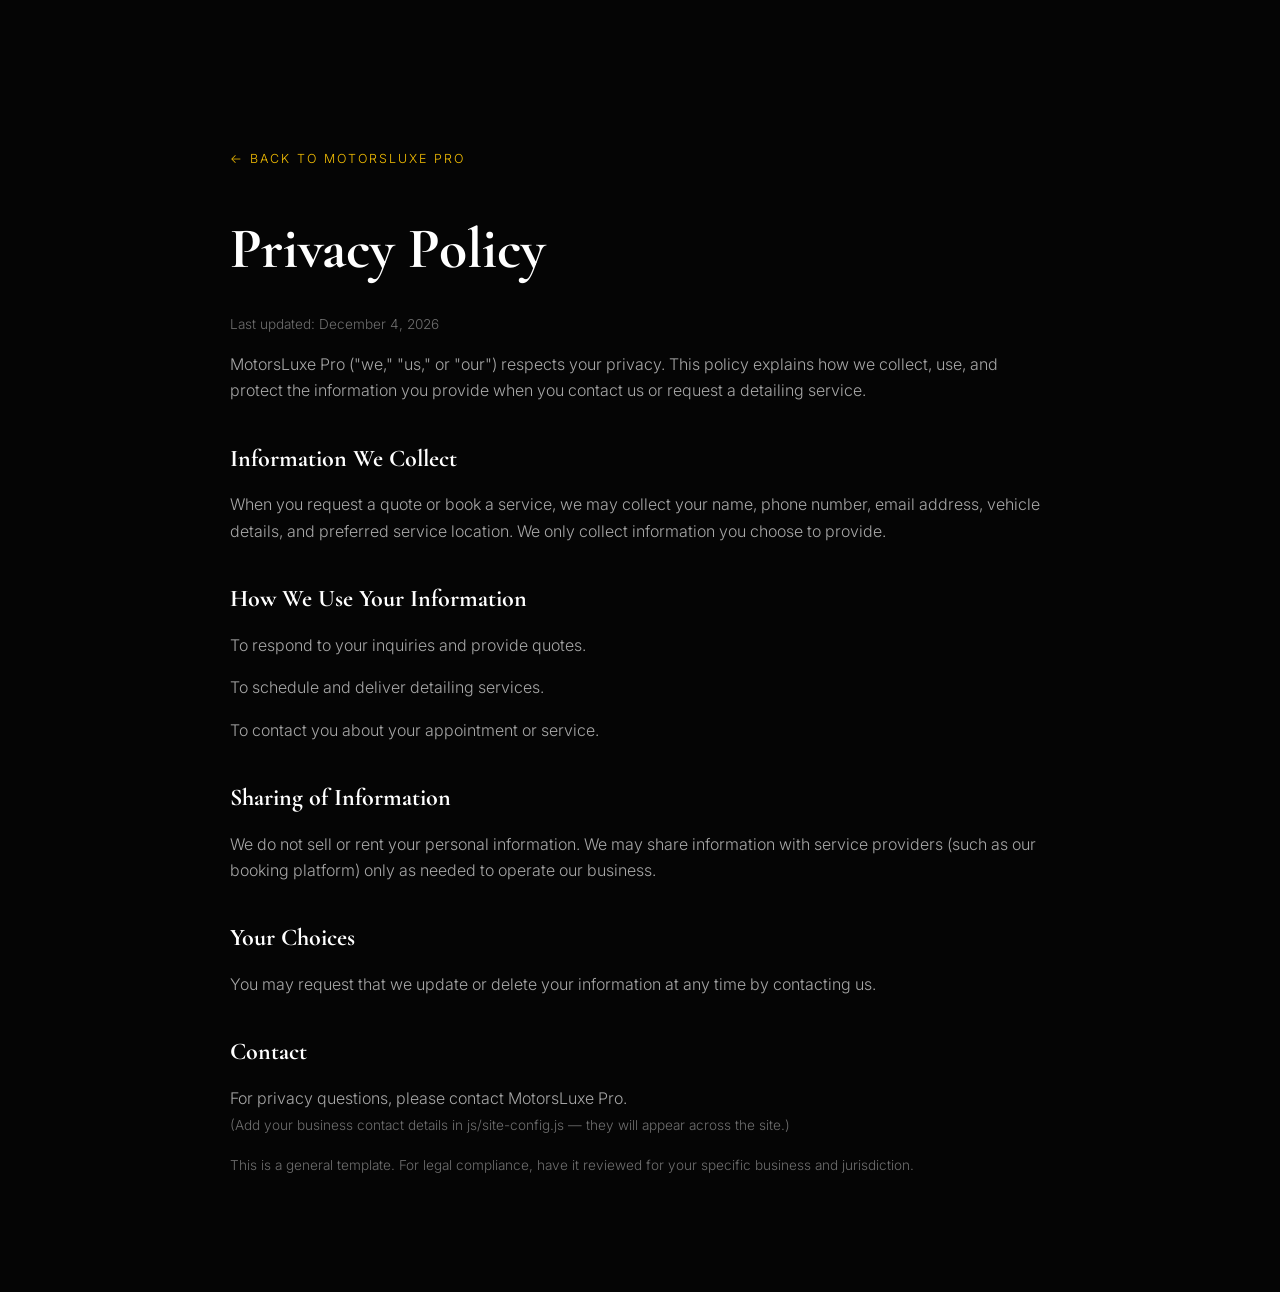
<file: privacy.html>
<!DOCTYPE html>
<html lang="en">
<head>
  <meta charset="UTF-8" />
  <meta name="viewport" content="width=device-width, initial-scale=1.0" />
  <title>Privacy Policy | MotorsLuxe Pro™</title>
  <meta name="description" content="Privacy Policy for MotorsLuxe Pro luxury mobile detailing, Charleston, SC." />
  <meta name="robots" content="index, follow" />
  <link rel="icon" href="assets/logo.png" type="image/png" />
  <link rel="preconnect" href="https://fonts.googleapis.com" />
  <link rel="preconnect" href="https://fonts.gstatic.com" crossorigin />
  <link href="https://fonts.googleapis.com/css2?family=Cormorant+Garamond:wght@400;600;700&family=Inter:wght@300;400;500;600&display=swap" rel="stylesheet" />
  <link rel="stylesheet" href="css/styles.css?v=20" />
  <style>
    .legal { padding: clamp(120px, 16vh, 200px) 0 100px; max-width: 820px; }
    .legal h1 { font-family: var(--serif); font-size: clamp(2.2rem, 6vw, 3.6rem); margin-bottom: 1rem; }
    .legal h2 { font-family: var(--serif); font-size: 1.5rem; margin: 2.2rem 0 0.8rem; }
    .legal p, .legal li { color: var(--gray); margin-bottom: 1rem; }
    .legal a { color: var(--gold); }
    .legal .back { display: inline-block; margin-bottom: 2rem; font-size: 0.78rem; letter-spacing: 0.16em; text-transform: uppercase; color: var(--gold); }
    .legal .muted { color: var(--gray-dim); font-size: 0.85rem; }
  </style>
</head>
<body>
  <main class="container legal">
    <a class="back" href="index.html">← Back to MotorsLuxe Pro</a>
    <h1>Privacy Policy</h1>
    <p class="muted">Last updated: <span id="updated"></span></p>

    <p>MotorsLuxe Pro ("we," "us," or "our") respects your privacy. This policy explains how we
      collect, use, and protect the information you provide when you contact us or request a
      detailing service.</p>

    <h2>Information We Collect</h2>
    <p>When you request a quote or book a service, we may collect your name, phone number, email
      address, vehicle details, and preferred service location. We only collect information you
      choose to provide.</p>

    <h2>How We Use Your Information</h2>
    <ul>
      <li>To respond to your inquiries and provide quotes.</li>
      <li>To schedule and deliver detailing services.</li>
      <li>To contact you about your appointment or service.</li>
    </ul>

    <h2>Sharing of Information</h2>
    <p>We do not sell or rent your personal information. We may share information with service
      providers (such as our booking platform) only as needed to operate our business.</p>

    <h2>Your Choices</h2>
    <p>You may request that we update or delete your information at any time by contacting us.</p>

    <h2>Contact</h2>
    <p>For privacy questions, please contact MotorsLuxe Pro. <br />
      <span class="muted">(Add your business contact details in js/site-config.js — they will appear across the site.)</span></p>

    <p class="muted">This is a general template. For legal compliance, have it reviewed for your
      specific business and jurisdiction.</p>
  </main>
  <script>document.getElementById("updated").textContent = new Date().toLocaleDateString("en-US", { year: "numeric", month: "long", day: "numeric" });</script>
</body>
</html>
</file>
<file: css/styles.css>
/* =============================================================================
   MOTORSLUXE PRO — LUXURY STYLESHEET
   Deep black (#050505) · Charcoal (#111111) · Luxury gold (#F5BF03)
============================================================================= */

:root {
  --black: #050505;
  --charcoal: #111111;
  --charcoal-2: #171717;
  --gold: #f5bf03;
  --gold-soft: #d9a900;
  --white: #ffffff;
  --gray: #a7a7a7;
  --gray-dim: #6f6f6f;
  --line: rgba(245, 191, 3, 0.16);
  --line-soft: rgba(255, 255, 255, 0.08);

  --serif: "Cormorant Garamond", Georgia, serif;
  --sans: "Inter", -apple-system, BlinkMacSystemFont, "Segoe UI", sans-serif;

  --container: 1280px;
  --pad: clamp(20px, 5vw, 80px);
  --ease: cubic-bezier(0.19, 1, 0.22, 1);
}

/* ---------------------------------------------------------------- reset */
*, *::before, *::after { box-sizing: border-box; margin: 0; padding: 0; }
html { scroll-behavior: smooth; -webkit-text-size-adjust: 100%; }
body {
  background: var(--black);
  color: var(--white);
  font-family: var(--sans);
  font-weight: 300;
  line-height: 1.65;
  overflow-x: hidden;
  -webkit-font-smoothing: antialiased;
}
img, video { display: block; max-width: 100%; }
a { color: inherit; text-decoration: none; }
button { font: inherit; cursor: pointer; color: inherit; background: none; border: none; }
ul, ol { list-style: none; }

.container { width: 100%; max-width: var(--container); margin-inline: auto; padding-inline: var(--pad); }

.skip-link {
  position: absolute; left: -999px; top: 0; z-index: 2000;
  background: var(--gold); color: var(--black); padding: 10px 18px; font-weight: 600;
}
.skip-link:focus { left: 10px; top: 10px; }

/* ---------------------------------------------------------------- type */
.eyebrow {
  font-size: 0.72rem; letter-spacing: 0.34em; text-transform: uppercase;
  color: var(--gold); font-weight: 500; margin-bottom: 1.1rem;
}
.display, .display-xl {
  font-family: var(--serif); font-weight: 600; line-height: 1.02;
  letter-spacing: -0.01em;
}
.display { font-size: clamp(2.3rem, 6vw, 4.4rem); }
.display-xl { font-size: clamp(2.8rem, 9vw, 6.5rem); }
.gold { color: var(--gold); }

.section { padding: clamp(80px, 12vh, 160px) 0; position: relative; }
section[id], [id] { scroll-margin-top: 92px; }
.section-head { max-width: 760px; margin: 0 auto clamp(40px, 6vw, 80px); text-align: center; }
.section-lead { color: var(--gray); font-size: clamp(1rem, 1.4vw, 1.18rem); margin-top: 1.2rem; }

/* ---------------------------------------------------------------- buttons */
.btn {
  display: inline-flex; align-items: center; justify-content: center; gap: 0.5em;
  padding: 1em 2em; font-size: 0.8rem; font-weight: 600; letter-spacing: 0.16em;
  text-transform: uppercase; border: 1px solid transparent; position: relative;
  transition: all 0.4s var(--ease); white-space: nowrap; cursor: pointer;
}
.btn-sm { padding: 0.75em 1.4em; font-size: 0.7rem; }
.btn-lg { padding: 1.15em 2.6em; font-size: 0.85rem; }
.btn-gold { background: var(--gold); color: var(--black); }
.btn-gold:hover { background: var(--white); transform: translateY(-2px); box-shadow: 0 14px 40px rgba(245,191,3,0.22); }
.btn-ghost { background: transparent; color: var(--white); border-color: rgba(255,255,255,0.28); }
.btn-ghost:hover { border-color: var(--gold); color: var(--gold); transform: translateY(-2px); }

/* ---------------------------------------------------------------- header */
.site-header {
  position: fixed; inset: 0 0 auto 0; z-index: 1000;
  padding: 22px 0; transition: background 0.5s var(--ease), padding 0.5s var(--ease), border-color 0.5s;
  border-bottom: 1px solid transparent;
}
.site-header.scrolled {
  background: rgba(5,5,5,0.82); backdrop-filter: blur(14px);
  padding: 12px 0; border-bottom-color: var(--line-soft);
}
.header-inner { display: flex; align-items: center; justify-content: space-between; gap: 24px; }
.brand-logo { height: 76px; width: auto; transition: height 0.5s var(--ease); }
.site-header.scrolled .brand-logo { height: 56px; }
.nav-desktop { display: flex; gap: clamp(18px, 2.4vw, 40px); margin-left: auto; }
.nav-desktop a {
  font-size: 0.78rem; letter-spacing: 0.12em; text-transform: uppercase; color: var(--gray);
  font-weight: 400; position: relative; padding: 4px 0; transition: color 0.3s;
}
.nav-desktop a::after {
  content: ""; position: absolute; left: 0; bottom: -2px; width: 0; height: 1px;
  background: var(--gold); transition: width 0.4s var(--ease);
}
.nav-desktop a:hover { color: var(--white); }
.nav-desktop a:hover::after { width: 100%; }
.nav-book { margin-left: 8px; }

/* dropdown nav */
.nav-item { position: relative; display: flex; align-items: center; }
.nav-trigger {
  font-size: 0.78rem; letter-spacing: 0.12em; text-transform: uppercase; color: var(--gray);
  font-weight: 400; padding: 4px 0; display: inline-flex; align-items: center; gap: 7px;
  transition: color 0.3s; cursor: pointer;
}
.nav-trigger .caret { font-size: 0.9rem; transform: rotate(90deg); transition: transform 0.35s var(--ease); color: var(--gold); }
.nav-item.open .nav-trigger, .nav-trigger:focus-visible { color: var(--white); }
.nav-item.open .nav-trigger .caret { transform: rotate(270deg); }
.dropdown {
  position: absolute; top: 100%; left: 50%; transform: translateX(-50%) translateY(10px);
  min-width: 230px; background: rgba(12,12,12,0.97); backdrop-filter: blur(14px);
  border: 1px solid var(--line); padding: 10px; margin-top: 14px;
  opacity: 0; visibility: hidden; transition: all 0.35s var(--ease); z-index: 1200;
}
.nav-item::after { content: ""; position: absolute; top: 100%; left: 0; right: 0; height: 24px; }
.nav-item.open .dropdown { opacity: 1; visibility: visible; transform: translateX(-50%) translateY(0); }
.dropdown a {
  display: block; padding: 11px 16px; font-size: 0.8rem; letter-spacing: 0.08em;
  text-transform: uppercase; color: var(--gray); transition: all 0.25s var(--ease); white-space: nowrap;
}
.dropdown a:hover { color: var(--gold); background: rgba(245,191,3,0.07); padding-left: 22px; }
.nav-desktop a.active, .dropdown a.active { color: var(--gold); }

/* mobile dropdown accordions */
.m-group { width: 100%; text-align: center; }
.m-trigger {
  font-size: 1.4rem; letter-spacing: 0.1em; text-transform: uppercase; color: var(--gray);
  display: inline-flex; align-items: center; gap: 12px; cursor: pointer;
}
.m-trigger i { color: var(--gold); font-weight: 300; font-size: 1.6rem; transition: transform 0.3s; }
.m-group.open .m-trigger i { transform: rotate(45deg); }
.m-sub { max-height: 0; overflow: hidden; transition: max-height 0.4s var(--ease); }
.m-group.open .m-sub { max-height: 320px; }
.m-sub a { display: block; font-size: 1rem; padding: 12px 0; color: var(--gray-dim); text-transform: uppercase; letter-spacing: 0.1em; }
.m-sub a:hover { color: var(--gold); }

/* ---------------------------------------------------------------- sub-page hero */
.page-hero {
  position: relative; min-height: 62vh; display: flex; align-items: flex-end;
  padding: 140px 0 70px; overflow: hidden;
  background: radial-gradient(120% 90% at 70% 10%, #1c1a12 0%, #0a0a0a 50%, #050505 100%);
}
.page-hero .page-hero-bg { position: absolute; inset: 0; background-size: cover; background-position: center; opacity: 0.4; }
.page-hero-video { width: 100%; height: 100%; object-fit: cover; display: block; }
.portfolio-feature { max-width: 420px; margin: 0 auto; overflow: hidden; border-radius: 4px; background: var(--charcoal); }
.portfolio-feature video { display: block; width: 100%; height: auto; }
.portfolio-cta { text-align: center; margin-top: 36px; }
.page-hero .hero-overlay { position: absolute; inset: 0; background: linear-gradient(180deg, rgba(5,5,5,0.5), rgba(5,5,5,0.9)); }
.page-hero .container { position: relative; z-index: 2; }
.breadcrumb { font-size: 0.72rem; letter-spacing: 0.22em; text-transform: uppercase; color: var(--gray-dim); margin-bottom: 1.4rem; }
.breadcrumb a { color: var(--gray); } .breadcrumb a:hover { color: var(--gold); }
.breadcrumb span { color: var(--gold); }
.page-hero h1 { font-family: var(--serif); font-weight: 600; font-size: clamp(2.6rem, 7vw, 5rem); line-height: 1.0; letter-spacing: -0.01em; }
.page-hero .lead { color: var(--gray); font-size: clamp(1.05rem, 1.6vw, 1.25rem); max-width: 56ch; margin-top: 1.3rem; }

/* feature split (image + copy) */
.feature { display: grid; grid-template-columns: 1fr 1fr; gap: clamp(40px, 6vw, 90px); align-items: center; }
.feature.reverse .feature-media { order: 2; }
.feature-copy h2 { margin-bottom: 1.3rem; }
.feature-copy p { color: var(--gray); margin-bottom: 1.1rem; max-width: 56ch; }
.feature-media .media-slot { aspect-ratio: 4/3; }
.feature-video { display: block; width: 100%; aspect-ratio: 4/5; object-fit: cover; object-position: center 15%; background: var(--charcoal); }

/* includes checklist */
.includes { display: grid; grid-template-columns: repeat(2, 1fr); gap: 2px 34px; margin: 1.4rem 0 2rem; }
.includes li { padding: 13px 0; border-bottom: 1px solid var(--line-soft); color: #d2d2d2; font-size: 0.95rem; display: flex; gap: 12px; align-items: flex-start; }
.includes li::before { content: "\2713"; color: var(--gold); font-weight: 700; }

/* related cards strip */
.related-grid { display: grid; grid-template-columns: repeat(3, 1fr); gap: 24px; }
.related-card { background: var(--charcoal); border: 1px solid var(--line-soft); overflow: hidden; transition: all 0.5s var(--ease); display: block; }
.related-card:hover { transform: translateY(-6px); border-color: var(--line); }
.related-card .media-slot { aspect-ratio: 16/10; border: none; }
.related-card .rc-body { padding: 22px 24px 26px; }
.related-card h3 { font-family: var(--serif); font-size: 1.4rem; font-weight: 600; margin-bottom: 6px; }
.related-card span { font-size: 0.72rem; letter-spacing: 0.16em; text-transform: uppercase; color: var(--gold); }

.nav-toggle { display: none; width: 30px; height: 22px; position: relative; z-index: 1100; }
.nav-toggle span {
  position: absolute; left: 0; width: 100%; height: 2px; background: var(--white);
  transition: all 0.4s var(--ease);
}
.nav-toggle span:nth-child(1) { top: 0; }
.nav-toggle span:nth-child(2) { top: 10px; }
.nav-toggle span:nth-child(3) { top: 20px; }
.nav-toggle.open span:nth-child(1) { top: 10px; transform: rotate(45deg); }
.nav-toggle.open span:nth-child(2) { opacity: 0; }
.nav-toggle.open span:nth-child(3) { top: 10px; transform: rotate(-45deg); }

.nav-mobile {
  position: fixed; inset: 0; background: rgba(5,5,5,0.97); backdrop-filter: blur(10px);
  display: flex; flex-direction: column; align-items: center; justify-content: center;
  gap: 28px; opacity: 0; pointer-events: none; transition: opacity 0.5s var(--ease); z-index: 1050;
}
.nav-mobile.open { opacity: 1; pointer-events: auto; }
.nav-mobile a { font-size: 1.4rem; letter-spacing: 0.1em; text-transform: uppercase; color: var(--gray); }
.nav-mobile a:hover { color: var(--gold); }
.nav-mobile .btn { margin-top: 10px; }

/* ---------------------------------------------------------------- hero */
.hero { position: relative; min-height: 100svh; display: flex; align-items: center; overflow: hidden; }
.hero-media { position: absolute; inset: 0; z-index: 0; background:
    radial-gradient(120% 90% at 70% 10%, #1c1a12 0%, #0a0a0a 45%, #050505 100%); }
.hero-video { position: absolute; inset: 0; width: 100%; height: 100%; object-fit: cover; opacity: 0.55; }
.hero-overlay {
  position: absolute; inset: 0;
  background: linear-gradient(180deg, rgba(5,5,5,0.55) 0%, rgba(5,5,5,0.2) 40%, rgba(5,5,5,0.85) 100%),
    radial-gradient(80% 60% at 50% 100%, rgba(245,191,3,0.07), transparent 70%);
}
.grain {
  position: absolute; inset: 0; pointer-events: none; opacity: 0.5; mix-blend-mode: overlay;
  background-image: url("data:image/svg+xml,%3Csvg xmlns='http://www.w3.org/2000/svg' width='120' height='120'%3E%3Cfilter id='n'%3E%3CfeTurbulence type='fractalNoise' baseFrequency='0.9' numOctaves='3'/%3E%3C/filter%3E%3Crect width='100%25' height='100%25' filter='url(%23n)' opacity='0.4'/%3E%3C/svg%3E");
}
.hero-content { position: relative; z-index: 2; max-width: 900px; }
.hero-title {
  font-family: var(--serif); font-weight: 600; letter-spacing: -0.015em;
  font-size: clamp(2.8rem, 10vw, 7.2rem); line-height: 0.98; margin: 0.2em 0 0.4em;
}
.hero-title .line { display: block; overflow: hidden; }
.hero-title .line > span { display: block; }
.hero-sub { font-size: clamp(1.1rem, 2.2vw, 1.6rem); color: var(--white); font-weight: 400; letter-spacing: 0.02em; }
.hero-desc { color: var(--gray); max-width: 540px; margin-top: 1.1rem; font-size: 1.02rem; }
.hero-cta { display: flex; flex-wrap: wrap; gap: 16px; margin-top: 2.4rem; }

.scroll-indicator {
  position: absolute; left: 50%; bottom: 34px; transform: translateX(-50%); z-index: 3;
  display: flex; flex-direction: column; align-items: center; gap: 10px;
}
.scroll-dot { width: 22px; height: 38px; border: 1px solid rgba(255,255,255,0.4); border-radius: 12px; position: relative; }
.scroll-dot::after {
  content: ""; position: absolute; left: 50%; top: 7px; transform: translateX(-50%);
  width: 3px; height: 7px; border-radius: 2px; background: var(--gold);
  animation: scrolldot 1.8s var(--ease) infinite;
}
@keyframes scrolldot { 0% { opacity: 0; transform: translate(-50%, 0); } 40% { opacity: 1; } 80% { opacity: 0; transform: translate(-50%, 14px); } 100% { opacity: 0; } }
.scroll-label { font-size: 0.62rem; letter-spacing: 0.3em; text-transform: uppercase; color: var(--gray-dim); }

/* ---------------------------------------------------------------- marquee */
.marquee { border-block: 1px solid var(--line-soft); padding: 22px 0; overflow: hidden; background: var(--charcoal); }
.marquee-track { display: flex; align-items: center; gap: 40px; white-space: nowrap; width: max-content; animation: marquee 32s linear infinite; }
.marquee-track span { font-family: var(--serif); font-size: 1.5rem; color: var(--gray); font-style: italic; }
.marquee-track i { color: var(--gold); font-size: 0.7rem; font-style: normal; }
@keyframes marquee { to { transform: translateX(-50%); } }

/* ---------------------------------------------------------------- media slots (photo placeholders) */
.media-slot {
  position: relative; width: 100%; aspect-ratio: 4 / 3; overflow: hidden;
  background:
    linear-gradient(135deg, var(--charcoal-2), #0c0c0c),
    repeating-linear-gradient(45deg, transparent, transparent 18px, rgba(245,191,3,0.02) 18px, rgba(245,191,3,0.02) 19px);
  border: 1px solid var(--line-soft);
  display: flex; align-items: center; justify-content: center;
}
.media-slot[style*="background-image"] { border-color: transparent; }
.media-slot.ratio-portrait { aspect-ratio: 3 / 4; }
.media-slot.ratio-square { aspect-ratio: 1 / 1; }
.media-slot::before {
  content: ""; position: absolute; inset: 12px; border: 1px solid var(--line); opacity: 0.5;
}
.media-slot::after {
  content: attr(data-label); position: relative; z-index: 1; max-width: 70%; text-align: center;
  font-size: 0.72rem; letter-spacing: 0.22em; text-transform: uppercase; color: var(--gray-dim);
  padding: 8px 14px;
}
.media-slot[data-img]::after, .media-slot.has-img::after, .media-slot.has-img::before { content: none; }

/* ---------------------------------------------------------------- about */
.about-grid { display: grid; grid-template-columns: 0.85fr 1.15fr; gap: clamp(40px, 6vw, 90px); align-items: center; }
.about-media { position: relative; }
.about-badge {
  position: absolute; bottom: -22px; right: -14px; background: var(--gold); color: var(--black);
  font-family: var(--serif); font-weight: 700; font-size: 1.1rem; letter-spacing: 0.1em;
  padding: 16px 22px; text-transform: uppercase;
}
.about-copy h2 { margin-bottom: 1.4rem; max-width: 14ch; }
.about-copy p { color: var(--gray); margin-bottom: 1.2rem; max-width: 56ch; }
.about-copy p:first-of-type { color: #cfcfcf; }

/* ---------------------------------------------------------------- services */
.service-grid { display: grid; grid-template-columns: repeat(3, 1fr); gap: 28px; }
.service-card {
  background: var(--charcoal); border: 1px solid var(--line-soft); overflow: hidden;
  transition: transform 0.6s var(--ease), border-color 0.6s var(--ease), box-shadow 0.6s var(--ease);
  display: flex; flex-direction: column;
}
.service-card .media-slot { aspect-ratio: 4 / 3; border: none; border-bottom: 1px solid var(--line-soft); transition: transform 0.9s var(--ease); }
.service-card:hover { transform: translateY(-8px); border-color: var(--line); box-shadow: 0 30px 60px rgba(0,0,0,0.55); }
.service-card:hover .media-slot { transform: scale(1.05); }
.service-body { padding: 28px 28px 32px; position: relative; display: flex; flex-direction: column; flex: 1; }
.service-index { font-family: var(--serif); font-size: 1.2rem; color: var(--gold); display: block; margin-bottom: 8px; }
.service-body h3 { font-family: var(--serif); font-size: 1.7rem; font-weight: 600; margin-bottom: 0.7rem; }
.service-body p { color: var(--gray); font-size: 0.95rem; margin-bottom: 1.6rem; flex: 1; }
.service-actions { display: flex; align-items: center; justify-content: space-between; gap: 14px; flex-wrap: wrap; }
.link-more {
  font-size: 0.74rem; letter-spacing: 0.16em; text-transform: uppercase; color: var(--white);
  display: inline-flex; align-items: center; gap: 8px; transition: color 0.3s, gap 0.3s;
}
.link-more i { color: var(--gold); transition: transform 0.3s; }
.link-more:hover { color: var(--gold); } .link-more:hover i { transform: translateX(5px); }

/* ---------------------------------------------------------------- before/after */
.ba-wrap { max-width: 640px; margin: 0 auto; }
.ba-slider { position: relative; width: 100%; aspect-ratio: 1 / 1; overflow: hidden; user-select: none; border: 1px solid var(--line-soft); cursor: ew-resize; }
.ba-img { position: absolute; inset: 0; height: 100%; aspect-ratio: auto; border: none; }
.ba-before { width: 100%; clip-path: inset(0 50% 0 0); }
.ba-before::after, .ba-after::after { font-size: 0.8rem; }
.ba-handle { position: absolute; top: 0; bottom: 0; left: 50%; transform: translateX(-50%); width: 2px; background: var(--gold); z-index: 5; pointer-events: none; }
.ba-knob {
  position: absolute; top: 50%; left: 50%; transform: translate(-50%, -50%); width: 52px; height: 52px;
  border-radius: 50%; background: var(--gold); color: var(--black); display: flex; align-items: center;
  justify-content: center; gap: 2px; font-size: 1.1rem; font-weight: 700; box-shadow: 0 8px 24px rgba(0,0,0,0.5);
}
.ba-tag {
  position: absolute; bottom: 16px; z-index: 6; font-size: 0.64rem; letter-spacing: 0.24em;
  text-transform: uppercase; padding: 6px 12px; background: rgba(5,5,5,0.7); border: 1px solid var(--line-soft); pointer-events: none;
}
.ba-tag-before { left: 16px; color: var(--gold); }
.ba-tag-after { right: 16px; color: var(--white); }

/* ---------------------------------------------------------------- gallery */
.gallery-filters { display: flex; flex-wrap: wrap; gap: 10px; justify-content: center; margin-bottom: 44px; }
.chip {
  font-size: 0.72rem; letter-spacing: 0.16em; text-transform: uppercase; color: var(--gray);
  padding: 9px 20px; border: 1px solid var(--line-soft); border-radius: 100px; transition: all 0.35s var(--ease);
}
.chip:hover { color: var(--white); border-color: var(--line); }
.chip.is-active { background: var(--gold); color: var(--black); border-color: var(--gold); }
.gallery-grid { display: grid; grid-template-columns: repeat(12, 1fr); gap: 16px; }
.gallery-item { grid-column: span 4; position: relative; overflow: hidden; cursor: pointer; transition: opacity 0.5s, transform 0.5s var(--ease); }
.gallery-item.span-6 { grid-column: span 6; }
.gallery-item.span-8 { grid-column: span 8; }
.gallery-item .media-slot { aspect-ratio: 4/3; height: 100%; transition: transform 0.9s var(--ease); }
.gallery-item video { display: block; width: 100%; aspect-ratio: 9/16; object-fit: cover; background: var(--charcoal); transition: transform 0.9s var(--ease); }
.gallery-item:hover video { transform: scale(1.04); }
.gallery-item.tall .media-slot { aspect-ratio: 3/4; }
.gallery-item:hover .media-slot { transform: scale(1.06); }
.gallery-item::after {
  content: "Play"; position: absolute; inset: 0; display: flex; align-items: center; justify-content: center;
  background: rgba(5,5,5,0.55); color: var(--gold); font-size: 0.72rem; letter-spacing: 0.24em; text-transform: uppercase;
  opacity: 0; transition: opacity 0.4s; z-index: 2;
}
.gallery-item:hover::after { opacity: 1; }
.gallery-item.hide { display: none; }

/* ---------------------------------------------------------------- instagram */
.insta-video {
  position: relative; display: block; overflow: hidden; border-radius: 4px; background: var(--charcoal);
  max-width: 420px; margin: 0 auto;
}
.insta-video video { width: 100%; height: auto; display: block; }
.insta-video-tag {
  position: absolute; left: 0; right: 0; bottom: 0; padding: 40px 16px 14px;
  background: linear-gradient(transparent, rgba(5,5,5,0.85)); color: var(--gold);
  font-size: 0.72rem; letter-spacing: 0.2em; text-transform: uppercase;
}
.insta-cta { text-align: center; margin-top: 36px; }

/* ---------------------------------------------------------------- experience */
.exp-grid { display: grid; grid-template-columns: repeat(3, 1fr); gap: 1px; background: var(--line-soft); border: 1px solid var(--line-soft); }
.exp-item { background: var(--black); padding: clamp(28px, 3vw, 48px); transition: background 0.5s var(--ease); }
.exp-item:hover { background: var(--charcoal); }
.exp-num { font-family: var(--serif); font-size: 1.1rem; color: var(--gold); display: block; margin-bottom: 1.4rem; }
.exp-item h3 { font-family: var(--serif); font-size: 1.5rem; font-weight: 600; margin-bottom: 0.7rem; }
.exp-item p { color: var(--gray); font-size: 0.95rem; }

/* ---------------------------------------------------------------- process */
.steps { display: grid; grid-template-columns: repeat(4, 1fr); gap: 0; position: relative; }
.step { padding: 40px 28px; border-left: 1px solid var(--line-soft); position: relative; }
.step:first-child { border-left: none; }
.step-num { font-family: var(--serif); font-size: 3rem; color: var(--gold); display: block; line-height: 1; margin-bottom: 1.4rem; opacity: 0.9; }
.step h3 { font-size: 1.15rem; font-weight: 600; letter-spacing: 0.02em; margin-bottom: 0.6rem; }
.step p { color: var(--gray); font-size: 0.92rem; }

/* ---------------------------------------------------------------- reviews */
.reviews-widget:empty { display: none; }
.reviews-widget { margin-bottom: 28px; }
.reviews-empty { max-width: 680px; margin: 0 auto; text-align: center; background: var(--charcoal); border: 1px solid var(--line-soft); padding: clamp(36px, 5vw, 64px); }
.quote-mark { font-family: var(--serif); font-size: 5rem; line-height: 0.5; color: var(--gold); height: 40px; }
.reviews-note { color: var(--gray); font-size: 1.05rem; margin: 1.4rem 0 2rem; }
.reviews-cta { display: flex; gap: 14px; justify-content: center; flex-wrap: wrap; }
.review-stars { color: var(--gold); letter-spacing: 3px; }
.reviews-track { display: grid; grid-template-columns: repeat(3, 1fr); gap: 24px; }
.review-card { background: var(--charcoal); border: 1px solid var(--line-soft); padding: 32px; text-align: left; }
.review-card p { color: #d8d8d8; font-style: italic; font-family: var(--serif); font-size: 1.2rem; margin: 1rem 0; }
.review-author { font-size: 0.8rem; letter-spacing: 0.1em; text-transform: uppercase; color: var(--gray); }

/* ---------------------------------------------------------------- service area */
.area-grid { display: grid; grid-template-columns: 1.1fr 0.9fr; gap: clamp(40px, 6vw, 90px); align-items: center; }
.area-copy h2 { max-width: 14ch; margin-bottom: 1.2rem; }
.area-list { display: grid; grid-template-columns: repeat(2, 1fr); gap: 2px 30px; margin: 2rem 0 2.4rem; }
.area-list li { padding: 12px 0; border-bottom: 1px solid var(--line-soft); color: #cfcfcf; font-size: 0.95rem; display: flex; align-items: center; gap: 12px; letter-spacing: 0.04em; }
.area-list li::before { content: "✦"; color: var(--gold); font-size: 0.6rem; }

/* ---------------------------------------------------------------- map */
.map-frame { position: relative; width: 100%; aspect-ratio: 1 / 1; overflow: hidden; border: 1px solid var(--line); background: var(--charcoal); }
.map-frame iframe {
  width: 100%; height: 100%; border: 0; display: block;
  filter: invert(0.92) hue-rotate(180deg) brightness(0.95) contrast(0.88) saturate(0.7);
  transition: filter 0.6s var(--ease);
}
.map-frame:hover iframe { filter: none; }
.map-frame::after {
  content: ""; position: absolute; inset: 0; pointer-events: none;
  box-shadow: inset 0 0 90px 10px rgba(5,5,5,0.55);
}

/* ---------------------------------------------------------------- book cta */
.book-cta { background: radial-gradient(90% 120% at 50% 0%, #1a1708 0%, var(--black) 60%); text-align: center; overflow: hidden; }
.book-inner { position: relative; z-index: 2; max-width: 760px; margin: 0 auto; }
.book-lead { color: var(--gray); font-size: 1.1rem; margin: 1.4rem auto 2.4rem; max-width: 54ch; }
.book-actions { display: flex; gap: 16px; justify-content: center; flex-wrap: wrap; }
.book-note { margin-top: 1.4rem; color: var(--gray-dim); font-size: 0.82rem; letter-spacing: 0.04em; }

/* ---------------------------------------------------------------- footer */
.site-footer { background: var(--charcoal); border-top: 1px solid var(--line); padding-top: clamp(60px, 7vw, 90px); }
.footer-grid { display: grid; grid-template-columns: 1.6fr 1fr 1fr 1fr; gap: 40px; padding-bottom: 50px; }
.footer-logo { height: 56px; width: auto; margin-bottom: 20px; }
.footer-brand p { color: var(--gray); font-size: 0.92rem; max-width: 40ch; margin-bottom: 22px; }
.social { display: flex; gap: 12px; }
.social a {
  width: 42px; height: 42px; border: 1px solid var(--line-soft); display: flex; align-items: center;
  justify-content: center; color: var(--gray); transition: all 0.35s var(--ease);
}
.social a:hover { border-color: var(--gold); color: var(--gold); transform: translateY(-3px); }
.social svg { width: 18px; height: 18px; fill: currentColor; }
.footer-col h4 { font-size: 0.78rem; letter-spacing: 0.2em; text-transform: uppercase; color: var(--white); margin-bottom: 20px; }
.footer-col a { display: block; color: var(--gray); font-size: 0.92rem; padding: 7px 0; transition: color 0.3s, padding-left 0.3s; }
.footer-col a:hover { color: var(--gold); padding-left: 6px; }
.footer-bottom { display: flex; align-items: center; justify-content: space-between; padding: 26px 0; border-top: 1px solid var(--line-soft); margin-top: 10px; flex-wrap: wrap; gap: 14px; }
.footer-bottom p, .footer-legal { color: var(--gray-dim); font-size: 0.8rem; }
.footer-legal { display: flex; gap: 24px; }
.footer-legal a:hover { color: var(--gold); }

/* ---------------------------------------------------------------- mobile book bar */
.mobile-bar {
  position: fixed; left: 0; right: 0; bottom: 0; z-index: 900; display: none; gap: 12px;
  padding: 12px 16px calc(12px + env(safe-area-inset-bottom)); background: rgba(5,5,5,0.9);
  backdrop-filter: blur(14px); border-top: 1px solid var(--line-soft);
}
.mobile-bar .btn { flex: 1; }
.mobile-bar .btn-ghost { flex: 0 0 38%; }

/* ---------------------------------------------------------------- modal / lightbox */
.modal, .lightbox {
  position: fixed; inset: 0; z-index: 1500; display: flex; align-items: center; justify-content: center;
  padding: 24px; opacity: 0; pointer-events: none; transition: opacity 0.4s var(--ease);
}
.modal.open, .lightbox.open { opacity: 1; pointer-events: auto; }
.modal-backdrop { position: absolute; inset: 0; background: rgba(5,5,5,0.85); backdrop-filter: blur(6px); }
.modal-panel {
  position: relative; z-index: 2; width: min(920px, 100%); max-height: 88vh; overflow: auto;
  background: var(--charcoal); border: 1px solid var(--line); display: grid; grid-template-columns: 1fr 1fr;
  transform: translateY(20px) scale(0.98); transition: transform 0.5s var(--ease);
}
.modal.open .modal-panel { transform: none; }
.modal-media { min-height: 100%; border: none; }
.modal-content { padding: clamp(28px, 4vw, 48px); }
.modal-content .eyebrow { margin-bottom: 0.8rem; }
.modal-content h3 { font-family: var(--serif); font-size: 2rem; font-weight: 600; margin-bottom: 1rem; }
.modal-content p { color: var(--gray); margin-bottom: 1rem; }
.modal-content ul { margin: 1rem 0 1.6rem; }
.modal-content li { color: #d0d0d0; padding: 8px 0; border-bottom: 1px solid var(--line-soft); display: flex; gap: 12px; font-size: 0.92rem; }
.modal-content li::before { content: "✦"; color: var(--gold); font-size: 0.6rem; margin-top: 7px; }
.modal-close, .lightbox-close {
  position: absolute; top: 14px; right: 14px; z-index: 10; width: 44px; height: 44px; font-size: 1.6rem;
  color: var(--white); background: rgba(5,5,5,0.5); border: 1px solid var(--line-soft); transition: all 0.3s;
}
.modal-close:hover, .lightbox-close:hover { color: var(--gold); border-color: var(--gold); }
.lightbox-inner { position: relative; z-index: 2; width: min(1100px, 100%); }
.lightbox-inner .media-slot { aspect-ratio: 16/9; }
.lightbox-video { display: block; max-height: 86vh; max-width: 100%; margin: 0 auto; background: #000; }
.lightbox-close { position: fixed; top: 24px; right: 24px; }

/* ---------------------------------------------------------------- reveal animations */
.reveal { opacity: 0; transform: translateY(38px); }
.reveal.in { opacity: 1; transform: none; transition: opacity 1s var(--ease), transform 1s var(--ease); }

/* ---------------------------------------------------------------- responsive */
@media (max-width: 1024px) {
  .service-grid, .exp-grid, .reviews-track, .related-grid { grid-template-columns: repeat(2, 1fr); }
  .steps { grid-template-columns: repeat(2, 1fr); }
  .step:nth-child(3) { border-left: none; }
  .step { border-top: 1px solid var(--line-soft); }
  .step:nth-child(1), .step:nth-child(2) { border-top: none; }
}
@media (max-width: 860px) {
  .nav-desktop, .nav-book { display: none; }
  .nav-toggle { display: block; }
  .about-grid, .area-grid, .feature { grid-template-columns: 1fr; }
  .feature.reverse .feature-media { order: 0; }
  .about-media { max-width: 420px; }
  .modal-panel { grid-template-columns: 1fr; }
  .modal-media { aspect-ratio: 16/9; }
  .mobile-bar { display: flex; }
  body { padding-bottom: 64px; }
}
@media (max-width: 640px) {
  .service-grid, .exp-grid, .reviews-track, .related-grid, .includes { grid-template-columns: 1fr; }
  .steps { grid-template-columns: 1fr; }
  .step { border-left: none; border-top: 1px solid var(--line-soft); }
  .step:first-child { border-top: none; }
  .gallery-item, .gallery-item.span-6, .gallery-item.span-8 { grid-column: span 6; }
  .area-list { grid-template-columns: 1fr; }
  .footer-grid { grid-template-columns: 1fr 1fr; }
  .footer-brand { grid-column: 1 / -1; }
  .hero-cta, .book-actions { width: 100%; }
  .hero-cta .btn, .book-actions .btn { flex: 1 1 100%; }
}

/* ---------------------------------------------------------------- reduced motion */
@media (prefers-reduced-motion: reduce) {
  * { animation-duration: 0.001ms !important; animation-iteration-count: 1 !important; transition-duration: 0.01ms !important; scroll-behavior: auto !important; }
  .reveal { opacity: 1; transform: none; }
  .hero-video { display: none; }
  .marquee-track { animation: none; }
}
</file>
